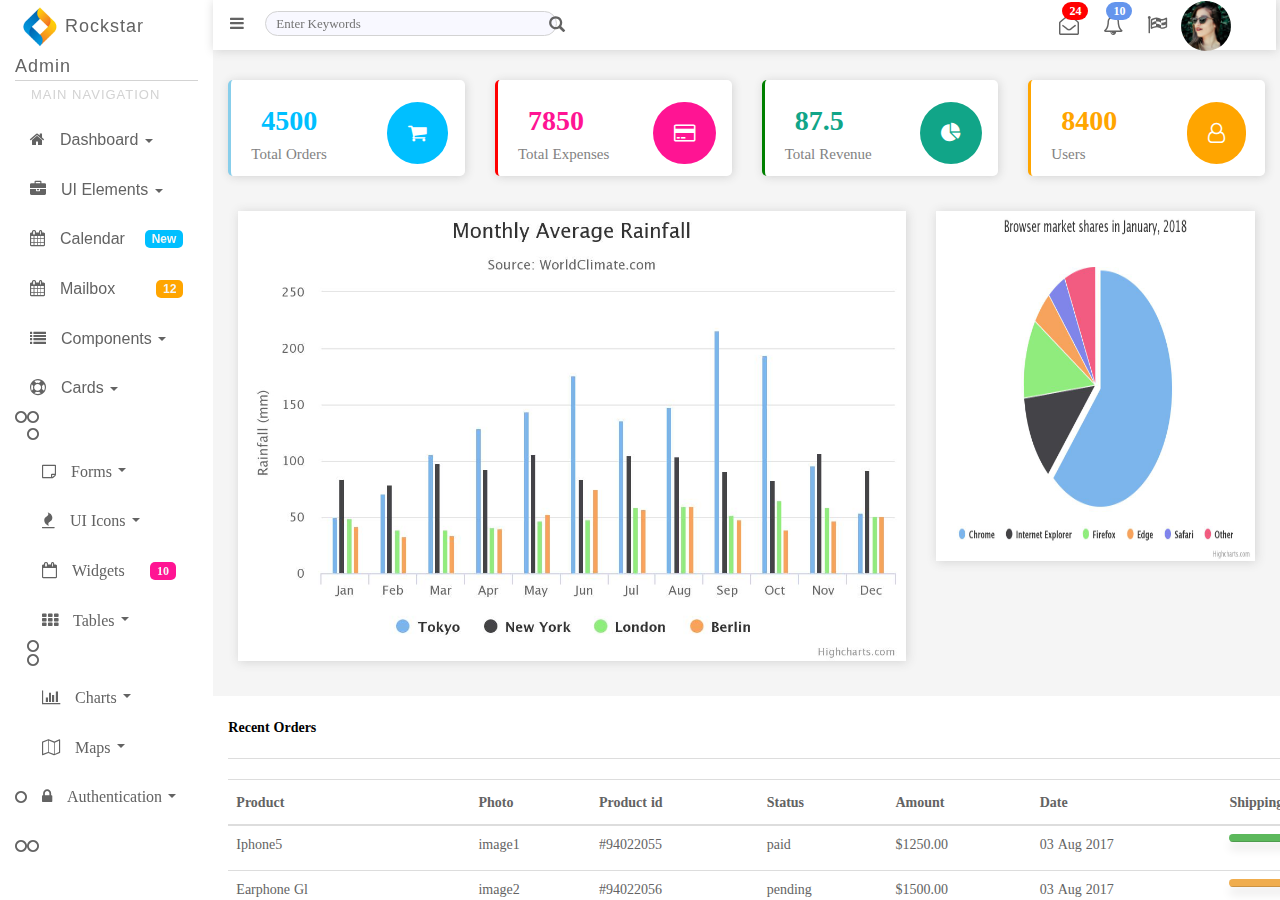
<file: dashboard.html>
<!Doctype html>
<html>
<head>
	<meta charset="utf-8">
	<meta name="viewport" content="width-device-width, initial-scale=1">
	<link rel="stylesheet" href="https://cdnjs.cloudflare.com/ajax/libs/font-awesome/4.7.0/css/font-awesome.min.css">
  	<link rel="stylesheet" href="https://maxcdn.bootstrapcdn.com/bootstrap/3.3.7/css/bootstrap.min.css">
	<link href="https://fonts.googleapis.com/css?family=Poppins" rel="stylesheet">
	<link rel="stylesheet" href="dashboard.css">
	<title>Dashboard</title>
</head>
<body>
	<div class="row">
		<div class="col-lg-2" id="demo">
			<div class="logo">
				<img src="img/logo.png" alt="logo">Rockstar Admin
			</div>
			<div class="heading">Main Navigation
			</div>

			<div class="panel-group" id="accordion">
  				<div class="panel panel-default">
    				<div class="panel-heading">
      				 <h4 class="panel-title">
       				 <a data-toggle="collapse" data-parent="#accordion" href="#collapse1">
       				 	<i class="fa fa-home" aria-hidden="true"></i>Dashboard
       				 	<span class="caret"></span></a></h4>
    				</div>
					<div id="collapse1" class="panel-collapse collapse">
							<div class="panel-body">
								<ul>
								<li><a href="#"><i class="fa fa-circle-o" aria-hidden="true"></i>Dashboard v1</a></li>
								<li><a href="#"><i class="fa fa-circle-o" aria-hidden="true"></i>Dashboard v2</a></li>
								<li><a href="#"><i class="fa fa-circle-o" aria-hidden="true"></i>Dashboard v3</a></li>
								<li><a href="#"><i class="fa fa-circle-o" aria-hidden="true"></i>Dashboard v4</a></li>
								</ul>
							</div>
					</div>
				</div>			
	  				<div class="panel panel-default">
	    				<div class="panel-heading">
	      				 <h4 class="panel-title">
	       				 <a data-toggle="collapse" data-parent="#accordion" href="#collapse2">
	       				 	<i class="fa fa-briefcase" aria-hidden="true"></i>UI Elements
	       				 	<span class="caret"></span></a></h4>
	    				</div>
							<div id="collapse2" class="panel-collapse collapse">
								<div class="panel-body">
								<ul>
								<li><a href="#"><i class="fa fa-circle-o" aria-hidden="true"></i>Typography</a></li>
								<li><a href="#"><i class="fa fa-circle-o" aria-hidden="true"></i>Buttons</a></li>
								<li><a href="#"><i class="fa fa-circle-o" aria-hidden="true"></i>Checkbox & Radios
								</a></li>
								<li><a href="#"><i class="fa fa-circle-o" aria-hidden="true"></i>Accordions</a></li>
								<li><a href="#"><i class="fa fa-circle-o" aria-hidden="true"></i>Modals</a></li>
								<li><a href="#"><i class="fa fa-circle-o" aria-hidden="true"></i>BS Elements</a></li>
								<li><a href="#"><i class="fa fa-circle-o" aria-hidden="true"></i>Pagination</a></li>
								<li><a href="#"><i class="fa fa-circle-o" aria-hidden="true"></i>List Groups</a></li>
								<li><a href="#"><i class="fa fa-circle-o" aria-hidden="true"></i>Alerts</a></li>
								<li><a href="#"><i class="fa fa-circle-o" aria-hidden="true"></i>Progress Bars</a></li>
								<li><a href="#"><i class="fa fa-circle-o" aria-hidden="true"></i>Notification</a></li>
								<li><a href="#"><i class="fa fa-circle-o" aria-hidden="true"></i>Sweet Alerts </a></li>
								</ul>
								</div>
							</div>
					</div>
  					<div class="panel panel-default">
    					<div class="panel-heading">
      				 	<h4 class="panel-title">
       				 	<a href="#"><i class="fa fa-calendar" aria-hidden="true"></i>Calendar
       				 	<span class="badge" style="background-color: deepskyblue;">
       				 	New</span></a></h4>
    					</div>
    				</div>					
  					<div class="panel panel-default">
    					<div class="panel-heading">
      				 	<h4 class="panel-title">
       				 	<a href="#"><i class="fa fa-calendar" aria-hidden="true"></i>Mailbox<span class="badge" style="background-color: orange;">12</span></a></h4>
    					</div>
    				</div>			
					<div class="panel panel-default">
	    				<div class="panel-heading">
	      				 <h4 class="panel-title">
	       				 <a data-toggle="collapse" data-parent="#accordion" href="#collapse3">
	       				 	<i class="fa fa-list" aria-hidden="true"></i>Components
	       				 <span class="caret"></span></a></h4>
	    				</div>
							<div id="collapse3" class="panel-collapse collapse">
								<div class="panel-body">
								<ul>	
								<li><a href="#"><i class="fa fa-circle-o" aria-hidden="true"></i>Grid Layout</a></li>
								<li><a href="#"><i class="fa fa-circle-o" aria-hidden="true"></i>Nesteble</a></li>
								<li><a href="#"><i class="fa fa-circle-o" aria-hidden="true"></i>Tree view</a></li>
								<li><a href="#"><i class="fa fa-circle-o" aria-hidden="true"></i>Switcher Buttons
								</a></li>
								<li><a href="#"><i class="fa fa-circle-o" aria-hidden="true"></i>Range Sliders</a></li>
								<li><a href="#"><i class="fa fa-circle-o" aria-hidden="true"></i>Vertical Timeline
								</a></li>
								<li><a href="#"><i class="fa fa-circle-o" aria-hidden="true"></i>Horizontal Timeline
								</a></li>
								<li><a href="#"><i class="fa fa-circle-o" aria-hidden="true"></i>Pricing Tables</a></li>
								<li><a href="#"><i class="fa fa-circle-o" aria-hidden="true"></i>Fancy Lightbox </a></li>
								<li><a href="#"><i class="fa fa-circle-o" aria-hidden="true"></i>Image Carousel</a></li>
								<li><a href="#"><i class="fa fa-circle-o" aria-hidden="true"></i>Color Palette</a></li>
								</ul>
								</div>
							</div>
					</div>			
					<div class="panel panel-default">
	    				<div class="panel-heading">
	      				 <h4 class="panel-title">
	       				 <a data-toggle="collapse" data-parent="#accordion" href="#collapse4">
	       				 	<i class="fa fa-life-ring" aria-hidden="true"></i>Cards
	       				 <span class="caret"></span></a></h4>
	    				</div>
							<div id="collapse4" class="panel-collapse collapse">
								<div class="panel-body">
								<ul>
								<li><a href="#"><i class="fa fa-circle-o" aria-hidden="true">Image Cards</a></li>
								<li><a href="#"><i class="fa fa-circle-o" aria-hidden="true">Simple Cards</a></li>
								</ul>
								</div>
							</div>
					</div>			

					<div class="panel panel-default">
	    				<div class="panel-heading">
	      				 <h4 class="panel-title">
	       				 <a data-toggle="collapse" data-parent="#accordion" href="#collapse5">
	       				 	<i class="fa fa-sticky-note-o" aria-hidden="true"></i>Forms
	       				 <span class="caret"></span></a></h4>
	    				</div>
							<div id="collapse5" class="panel-collapse collapse">
								<div class="panel-body">
								<ul>
								<li><a href="#"><i class="fa fa-circle-o" aria-hidden="true"></i>Basic Inputs</a></li>
								<li><a href="#"><i class="fa fa-circle-o" aria-hidden="true"></i>input groups</a></li>
								<li><a href="#"><i class="fa fa-circle-o" aria-hidden="true"></i>form layouts</a></li>
								<li><a href="#"><i class="fa fa-circle-o" aria-hidden="true"></i>Accordions</a></li>
								<li><a href="#"><i class="fa fa-circle-o" aria-hidden="true"></i>form advanced</a></li>
								<li><a href="#"><i class="fa fa-circle-o" aria-hidden="true"></i>form validation</a></li>
								<li><a href="#"><i class="fa fa-circle-o" aria-hidden="true"></i>form wizard</a></li>
								<li><a href="#"><i class="fa fa-circle-o" aria-hidden="true"></i>form editor</a></li>
								<li><a href="#"><i class="fa fa-circle-o" aria-hidden="true"></i>form uploads</a></li>
								</ul>
								</div>
							</div>
					</div>			
					<div class="panel panel-default">
	    				<div class="panel-heading">
	      				 <h4 class="panel-title">
	       				 <a data-toggle="collapse" data-parent="#accordion" href="#collapse6">
	       				 	<i class="fa fa-fire" aria-hidden="true"></i>UI Icons
	       				 <span class="caret"></span></a></h4>
	    				</div>
							<div id="collapse6" class="panel-collapse collapse">
								<div class="panel-body">
								<ul>
								<li><a href="#"><i class="fa fa-circle-o" aria-hidden="true"></i>Material design</a></li>
								<li><a href="#"><i class="fa fa-circle-o" aria-hidden="true"></i>font awesome</a></li>
								<li><a href="#"><i class="fa fa-circle-o" aria-hidden="true"></i>themify icons</a></li>
								<li><a href="#"><i class="fa fa-circle-o" aria-hidden="true"></i>Accordions</a></li>
								<li><a href="#"><i class="fa fa-circle-o" aria-hidden="true"></i>line icons</a></li>
								<li><a href="#"><i class="fa fa-circle-o" aria-hidden="true"></i>flag icon</a></li>
								</ul>
								</div>
							</div>
					</div>
					<div class="panel panel-default">
	    				<div class="panel-heading">
	      				 <h4 class="panel-title">
	       				 <i class="fa fa-calendar-o" aria-hidden="true"></i>Widgets
	       				 <span class="badge" style="background-color: deeppink;">10</span></h4>
	    				</div>
	    			</div>				
					<div class="panel panel-default">
	    				<div class="panel-heading">
	      				 <h4 class="panel-title">
	       				 <a data-toggle="collapse" data-parent="#accordion" href="#collapse7">
	       				 	<i class="fa fa-th" aria-hidden="true"></i>Tables
	       				 <span class="caret"></span></a></h4>
	    				</div>
							<div id="collapse7" class="panel-collapse collapse">
								<div class="panel-body">
								<ul>
								<li><a href="#"><i class="fa fa-circle-o" aria-hidden="true"></i>simple tables</a></li>
								<li><a href="#"><i class="fa fa-circle-o" aria-hidden="true"></i>header tables</a></li>
								<li><a href="#"><i class="fa fa-circle-o" aria-hidden="true"></i>color tables</a></li>
								<li><a href="#"><i class="fa fa-circle-o" aria-hidden="true"></i>striped color tables
								</a></li>
								<li><a href="#"><i class="fa fa-circle-o" aria-hidden="true">Data tables</a></li>
								</ul>
								</div>
							</div>
					</div>				
					<div class="panel panel-default">
	    				<div class="panel-heading">
	      				 <h4 class="panel-title">
	       				 <a data-toggle="collapse" data-parent="#accordion" href="#collapse8">
	       				 	<i class="fa fa-bar-chart" aria-hidden="true"></i>Charts
	       				 <span class="caret"></span></a></h4>
	    				</div>
							<div id="collapse8" class="panel-collapse collapse">
								<div class="panel-body">
								<ul>
								<li><a href="#"><i class="fa fa-circle-o" aria-hidden="true"></i>morris chatrts</a></li>
								<li><a href="#"><i class="fa fa-circle-o" aria-hidden="true"></i>chart JS</a></li>
								<li><a href="#"><i class="fa fa-circle-o" aria-hidden="true"></i>Flot charts</a></li>
								<li><a href="#"><i class="fa fa-circle-o" aria-hidden="true"></i>C3 Charts</a></li>
								</ul>
								</div>
							</div>
					</div>					
					<div class="panel panel-default">
	    				<div class="panel-heading">
	      				 <h4 class="panel-title">
	       				 <a data-toggle="collapse" data-parent="#accordion" href="#collapse9">
	       				 	<i class="fa fa-map-o" aria-hidden="true"></i>Maps
	       				 <span class="caret"></span></a></h4>
	    				</div>
							<div id="collapse9" class="panel-collapse collapse">
								<div class="panel-body">
								<ul>
								<li><a href="#"><i class="fa fa-circle-o" aria-hidden="true"></i>Google Maps</a></li>
								<li><a href="#"><i class="fa fa-circle-o" aria-hidden="true"></i>Vector Maps</a></li>
								</ul>
								</div>
							</div>
					</div>				
					<div class="panel panel-default">
	    				<div class="panel-heading">
	      				 <h4 class="panel-title">
	       				 <a data-toggle="collapse" data-parent="#accordion" href="#collapse10">
	       				 	<i class="fa fa-lock" aria-hidden="true"></i>Authentication
	       				 <span class="caret"></span></a></h4>
	    				</div>
							<div id="collapse10" class="panel-collapse collapse">
								<div class="panel-body">
								<ul>
								<li><a href="#"><i class="fa fa-circle-o" aria-hidden="true"></i>SignIn 1</a></li>
								</ul>
								</div>
							</div>
					</div>
			</div>
		</div>
		<!-- main body section-->			
		<div class="col-lg-10">
			<div class="header" style ="background-color: white;">
				<nav class="navbar">
					<div class="container-fluid">
						<ul class="navbar-nav list-unstyled">
							<li><button type="button" class="btn">
								<i class="fa fa-bars" aria-hidden="true"></i>    
				          	</button></li>
				          	<li><div class="searchbar">
				          		<input type="text" name="search" placeholder="enter keywords">
				          		<i class="glyphicon glyphicon-search"></i>
				          	</div></li>
			          	</ul>
			          	<ul class="nav navbar-right">
			          		<div class="topicon">
			          			<i class="fa fa-envelope-open-o" aria-hidden="true"></i>
			          			<span class="badge">24</span>
			          		</div>
			          		<div class="topicon">
								<i class="fa fa-bell-o" aria-hidden="true"></i>
								<div class="badge2"><span class="badge "
									style="background-color: cornflowerblue;">10</span></div>
							</div>
							<div class="topicon">
								<i class="fa fa-flag-checkered" aria-hidden="true"></i>
							</div>
							<span class="profile"><img src="img/icon.png" class="img-circle" alt="icon" width="50px">
							</span>	
						</ul>
					</div>	         				
				</nav>
			</div>				
			<div class="main-body";>
				<div class="row">
					<div class="col-lg-3">
						<div class="orders">
							<h1>4500</h1>
							<span>Total Orders</span>
							<i class="fa fa-shopping-cart" aria-hidden="true"></i>
						</div>
					</div>	
					<div class="col-lg-3">	
						<div class=" orders expenses">
							<h1>7850</h1>
							<span>Total Expenses</span>
							<i class="fa fa-credit-card" aria-hidden="true"></i>

						</div>
					</div>	
					<div class="col-lg-3">	
						<div class="orders revenue">
							<h1>87.5</h1>
							<span>Total Revenue</span>
							<i class="fa fa-pie-chart" aria-hidden="true"></i>
						</div>
					</div>	
					<div class="col-lg-3">	
						<div class="orders users">
							<h1>8400</h1>
							<span> Users</span>
							<i class="fa fa-user-o" aria-hidden="true"></i>
						</div>
					</div>
				</div>		
			</div>
			<div class="section2">
				<div class="row">
					<div class="col-lg-8">
					<img src="img/chart1.jpeg" alt="chart">
					</div>
					<div class="col-lg-4">
						<img src="img/chart.jpeg" alt="chart" >
					</div>
				</div>
			</div>
			<!-- table section-->
			<div class="section3">
				<div class="container">
					<div class="tabletop">
						<h5>Recent Orders</h5>
						<button><i class="fa fa-ellipsis-h" aria-hidden="true"></i>
						</button>
					</div>
					<table class="table">
						<thead>
							<tr>
								<th>Product</th>
								<th>Photo</th>
								<th>Product id</th>
								<th>Status</th>
								<th>Amount</th>
								<th>Date</th>
								<th>Shipping</th>
							</tr>
						</thead>
						<tbody>
							<tr>
								<td>Iphone5</td>
								<td>image1</td>
								<td>#94022055</td>
								<td>paid</td>
								<td>$1250.00</td>
								<td>03 Aug 2017</td>
								<td><div class="progress">
									  <div class="progress-bar progress-bar-success" 
									  role="progressbar" aria-valuenow="50"
									  aria-valuemin="0" aria-valuemax="100" 
									  style="width:50%">
									    <span class="sr-only">50% Complete</span>
									  </div>
									</div>
								</td>
							</tr>
							<tr>
								<td>Earphone Gl</td>
								<td>image2</td>
								<td>#94022056</td>
								<td>pending</td>
								<td>$1500.00</td>
								<td>03 Aug 2017</td>
								<td><div class="progress">
									  <div class="progress-bar progress-bar-warning" 
									  role="progressbar" aria-valuenow="50"
									  aria-valuemin="0" aria-valuemax="100" 
									  style="width:60%">
									    <span class="sr-only">50% Complete</span>
									  </div>
									</div>
								</td>
							</tr>
							<tr>
								<td>Hd Hand Camera</td>
								<td>image3</td>
								<td>#94022057</td>
								<td>Failed</td>
								<td>$1450.00</td>
								<td>03 Aug 2017</td>
								<td><div class="progress">
									  <div class="progress-bar progress-bar-danger" 
									  role="progressbar" aria-valuenow="50"
									  aria-valuemin="0" aria-valuemax="100" 
									  style="width:65%">
									    <span class="sr-only">50% Complete</span>
									  </div>
									</div>
								</td>
							</tr>
							<tr>
								<td>classic shoes</td>
								<td>image1</td>
								<td>#94022020</td>
								<td>paid</td>
								<td>$1200.00</td>
								<td>03 Aug 2017</td>
								<td><div class="progress">
									  <div class="progress-bar progress-bar-success" 
									  role="progressbar" aria-valuenow="50"
									  aria-valuemin="0" aria-valuemax="100" 
									  style="width:65%">
									    <span class="sr-only">50% Complete</span>
									  </div>
									</div>
								</td>
							</tr>
							<tr>
								<td>Hand Watch</td>
								<td>image1</td>
								<td>#94022030</td>
								<td>failed</td>
								<td>$1800.00</td>
								<td>03 Aug 2017</td>
								<td><div class="progress">
									  <div class="progress-bar progress-bar-danger" 
									  role="progressbar" aria-valuenow="50"
									  aria-valuemin="0" aria-valuemax="100"
									   style="width:40%">
									    <span class="sr-only">50% Complete</span>
									  </div>
									</div>
								</td>
							</tr>	
						</tbody>
					</table>
				</div>
			</div>
			<!--Map section starts from here-->
			<div class="section4">
			  <div class="container">
				<div class="row">
						<div class="col-lg-8">
							<div class="tophead">Top Selling Countries</div>
							<div class="row">
								<div class="col-lg-8" style="background-color: white;">
									<div class="map">	
									<g>
									<iframe src="https://www.google.com/maps/embed?pb" width="550" height="260" frameborder="0" style="border:0;max-width: 100%" allowfullscreen></iframe>
									</g>
									</div>
								</div>
								<div class="col-lg-4">
									<nav class="navbar">
										<div class="container-fluid">
											<ul class="navbar nav-stacked list-unstyled">
												<li>
													<span>USA<p>70%</p></span>
													<div class="progress">
											  		<div class="progress-bar progress-bar-striped" 
											  		role="progressbar" aria-valuenow="50"
											  		aria-valuemin="0" aria-valuemax="100" 
											  		style="width:70%">
												</li>
												<li>
													<span>Canada<p>65%</p></span>
													<div class="progress">
											  		<div class="progress-bar progress-bar-danger
											  		progress-bar-striped" 
											  		role="progressbar" aria-valuenow="50"
											  		aria-valuemin="0" aria-valuemax="100" 
											  		style="width:65%">
												</li>
												<li>
													<span>England<p>60%</p></span>
													<div class="progress">
											  		<div class="progress-bar progress-bar-success
											  		progress-bar-striped" 
											  		role="progressbar" aria-valuenow="50"
											  		aria-valuemin="0" aria-valuemax="100" 
											  		style="width:60%">
												</li>
												<li>
													<span>Australia<p>55%</p></span>
													<div class="progress">
											  		<div class="progress-bar progress-bar-warning
											  		progress-bar-striped" 
											  		role="progressbar" aria-valuenow="50"
											  		aria-valuemin="0" aria-valuemax="100" 
											  		style="width:55%">
												</li>
												<li>
													<span>India<p>50%</p></span>
													<div class="progress">
											  		<div class="progress-bar progress-bar-info
											  		progress-bar-striped" 
											  		role="progressbar" aria-valuenow="50"
											  		aria-valuemin="0" aria-valuemax="100" 
											  		style="width:50%">
											    	<span class="sr-only">50% Complete</span>
												</li>
											</ul>
										</div>		
									</nav>
								</div>
					
							</div>
						</div><!--col lg-8-->	

						<div class="col-lg-4">
							<div class="card">
								<span>45,85,240</span><div class="btn likes"><i class="fa fa-thumbs-o-up" aria-hidden="true"></i></div>
								<p>Total likes</p>
							</div>
							<div class="card">
								<span style="color: #f82f0d;">78,50,325 </span>
								<div class="btn comments"><i class="fa fa-align-left" aria-hidden="true"></i></div>
								<p>Comments</p>
							</div>
							<div class="card">
								<span style="color: #121251;">25,40,354</span>
								<div class="btn share"><i class="fa fa-share-alt" aria-hidden="true"></i></div>
								<p>Total Shares</p>
							</div>

						</div>
					</div><!--row-->
				</div>	
			</div>			

		</div> <!--for column -lg-10-->	
</div>
	<script src="https://ajax.googleapis.com/ajax/libs/jquery/3.3.1/jquery.min.js"></script>
  	<script src="https://maxcdn.bootstrapcdn.com/bootstrap/3.3.7/js/bootstrap.min.js"></script>
  	<script>
  		$(document).ready(function(){
  			$('.navbar-nav > li > button').click(function(){
  				var x = document.getElementById('demo');
    				if (x.style.display === 'none') {
        				x.style.display = 'block';
        				$('.col-lg-10').width(1280);
    				} else {
        				x.style.display = 'none';
        				$('.col-lg-10').width(1536);
        				$('.header').width(1536);
    				}
  				});
  		});
  	</script>
   
</body>
</html>
</file>
<file: dashboard.css>
*{
	margin:0;
	padding: 0;
}
body{
    color: #636363;
}
.row{
	margin:0;
    background-color: whitesmoke;
    max-width: 100%;
}
.col-lg-2{
    background-color: white;
    box-shadow: 1px 1px 20px lightgrey;
    position: fixed;
    top: 0;
    left: 0;
    overflow: auto;
    height: 100vh;
}
.col-lg-10{
    position: fixed;
    top: 0;
    right: 0;
    overflow: auto;
    height: 100vh;
    background-color: whitesmoke;
}
.logo{
	border-bottom: 1px solid lightgray;
	font-size: 18px;
	letter-spacing: 1px;
}
.logo > img{
	width: 50px;
    padding: 7px 5px;
}
.heading{
	font-size: 13px;
    color: lightgray;
    font-size: 13px;
    color: lightgrey;
    padding: 5px 16px;
    text-transform: uppercase;
    letter-spacing: 1px;
}
.panel-default > .panel-heading{
	background:none;
	color: #636363;
	margin-top: 12px;
}
.panel-default > .panel-heading a:hover ,.panel-default > .panel-heading a:focus{
    text-decoration: none;
}
.panel-default > .panel-heading:hover{
    background-color: #d9f0fa;
    border-left: 2px solid deepskyblue;
    color: deepskyblue;
    transition: .5s;
}
.panel-default > .panel-heading .fa{
	margin-right: 15px;
}
.panel-default > .panel-heading .badge {
    float: right;
    border-radius: 5px;
 }   
.panel-group .panel{
	box-shadow: none;
	border:none;
}
.panel-body ul{
	list-style-type: none;
}
.panel-body ul li a{
	color:#636363;
	font-size: 16px;
	letter-spacing: 1px;
	padding-top: 5px;
	display: inline-block;
}
.panel-body ul li a:hover , .panel-body ul li a:focus {
    color: deepskyblue;
    text-decoration: none;
}

.panel-body ul li a .fa{
	margin-right: 15px;
}
/*-----Top bar section----*/

.header{
    box-shadow: 1px 1px 10px lightgray;
    position: fixed;
    width: 83%;
    z-index: 10;
}
.navbar-right{
    position: fixed;
    right: 5%;
}
.topicon{
    font-size: 20px;
    font-weight: bold;
    display: inline-block;
    position: relative;
    padding: 10px;
    cursor: pointer;
}
.topicon .badge{
    position: absolute;
    left: 66%;
    bottom: 40%;
    transform: translate(-50% ,-50%);
    background-color: red;
}
/* -------main body section---------*/
.main-body{
    margin-top: 60px;
}
.col-lg-10{
    max-width: 100%;
    padding: 0;
    background-color: whitesmoke;
}
.navbar{
	margin:0;
}
.orders{
	background-color: white;
    border-left: 3px solid skyblue;
    padding-left: 10px;
    box-shadow: 1px 1px 10px lightgrey;
    border-radius: 5px;
}
.orders h1{
	font-weight: bold;
    font-size: 28px;
    padding: 25px 0 0 20px;
    color: deepskyblue;
}
.orders span{
	font-size: 15px;
    padding: 0 0 15px 10px;
    color:#828282;
    display: inline-block;
}
.orders .fa{
	position: absolute;
    font-size: 20px;
    border: 1px solid transparent;
    border-radius: 50px;
    padding: 20px;
    left: 65%;
    background-color: deepskyblue;
    bottom: 10%;
    color: white;
}

.orders .fa:hover,.orders .fa:focus{
    border:1px solid deepskyblue;
    background:transparent;
    color: deepskyblue;
}
.expenses .fa{
    background-color: deeppink;
}
.expenses .fa:hover,.expenses .fa:focus{
    border:1px solid deeppink;
    background:transparent;
    color:deeppink;
}
.revenue .fa{
    background-color: #11a588;
}
.revenue .fa:hover,.revenue .fa:focus{
    border:1px solid #11a588;
    background:transparent;
    color: #11a588;
}
.users .fa{
    background-color: orange;
}
.users .fa:hover,.users .fa:focus{
    border:1px solid orange;
    background:transparent;
    color: orange;
}
.expenses h1{
    color: deeppink;
}
.revenue h1{
    color: #11a588;
}
.users h1{
    color: orange;
}
.expenses{
	background-color: white;
    border-left: 3px solid red;
    padding-left: 10px;
}
.revenue{
	background-color: white;
    border-left: 3px solid green;
    padding-left: 10px;
}
.users{
	background-color: white;
    border-left: 3px solid orange;
    padding-left: 10px;
}
.navbar-nav{
	position: relative;
	top: 10px;
}
.navbar-nav .btn{
	background:none;
	padding: 0;
	font-size: 16px;
}

.searchbar input[type=text]{
	position: relative;
    padding: 5px 150px 5px 10px;
    border-radius: 25px;
    border: 1px solid lightgray;
    text-transform: capitalize;
    background-color: ghostwhite;
    font-size: 13px;
    margin-left: 20px;
}
.searchbar .glyphicon{
	position: absolute;
    left: 320px;
    top: 6px;
    cursor: pointer;
    font-size: 16px;
}
/*----section2-- chart section*/
.section2{
    padding: 10px;
    margin-top: 25px;
}
.col-lg-8 img{
    max-width: 100%; 
    box-shadow: 1px 1px 10px lightgrey;
    width: 100%;
    height: 450px;
}
.col-lg-4 img{
    max-width: 100%;
    height: 350px;
    box-shadow: 1px 1px 10px lightgrey;
}
/* -----------------------------section 3 => Table-------------------------------- */
.section3 .container{
    background-color: white;
    margin-top: 25px;
}
.progress{
    height: 8px;
    box-shadow: 0px 8px 10px #edecec;
}
.table > thead > tr {
    border-top: 1px solid #ddd;
}
.table > thead > tr > th {
    vertical-align: bottom;
    border-bottom: 2px solid #ddd;
    line-height: 2;
}
.tabletop{
    border-bottom: 1px solid #ddd;
    color: black;
}
.table{
    margin-top: 20px;
}
.tabletop h5{
    font-weight: bold;
    line-height: 3;
    display: inline-block;
}
.tabletop button{
    float: right;
    background:none;
    border:none;
    margin: 25px 10px;
    font-size: 18px;
}
/*-------map => section 4 starts from here------*/
.section4 .row{
    margin-top: 30px;
}
.section4 .row .col-lg-8{
    background-color: white;
     box-shadow: 1px 1px 10px lightgrey;
}
.section4 .row .col-lg-8 .row{
    background-color: white;
}
.col-lg-8 .tophead{
    margin: 10px 25px;
    display: inline-block;
    font-size: 16px;
    color: #300357;
    font-weight: bold;
    background-color: white;
    position: relative;
}
.col-lg-8 .tophead::before{
    content: '';
    width: 730px;
    position: absolute;
    background-color: lightgray;
    left: -13%;
    top: calc(100% + 15px);
    height: 1px;
}
.col-lg-8 .col-lg-4{
    border-left: 1px solid lightgray;
    background-color: white;
}
.navbar li span p{
    display: inline-block;
    float: right;
}
.navbar .progress{
    width: 220px;
    box-shadow: none;
    margin-top: 5px;
}
.col-lg-4 .card{
    background-color: white;
    padding: 12px 0px 12px;
    margin-bottom: 30px;
    box-shadow: 1px 1px 10px lightgrey;
}
.col-lg-4 .card span{
    font-size: 25px;
    color: #1193c8;
    padding: 0px 0px 0px 20px;
    display: inline-block;
    font-weight: bold;
    margin-top: 10px;
    letter-spacing: 2px;
}
.col-lg-4 .card .btn{
    float: right;
    background-color: #6d4dd5;;
    color: white;
    padding: 15px 20px;
    border: none;
    border-radius: 5px;
    margin: 4px;
    margin-right: 20px;
    font-size: 25px;
}
.col-lg-4 .card .likes{
background-color: #6d4dd5;
}
.col-lg-4 .card .likes:hover,.col-lg-4 .card .likes:focus{
    border:1px solid #6d4dd5 ;
    background:transparent;
    color: #6d4dd5;
}
.col-lg-4 .card .comments{
    background-color: #ed351a;
}
.col-lg-4 .card .comments:hover,.col-lg-4 .card .comments:focus{
    border:1px solid #ed351a ;
    background:transparent;
    color: #ed351a;
}
.col-lg-4 .card .share{
    background-color: #27324b;
}
.col-lg-4 .card .share:hover,.col-lg-4 .card .share:focus{
    border:1px solid #27324b ;
    background:transparent;
    color: #27324b;
}
.col-lg-4 .card p{
    font-size: 17px;
    color: #636363;
    letter-spacing: 1px;
    margin-left: 30px;
}
</file>
